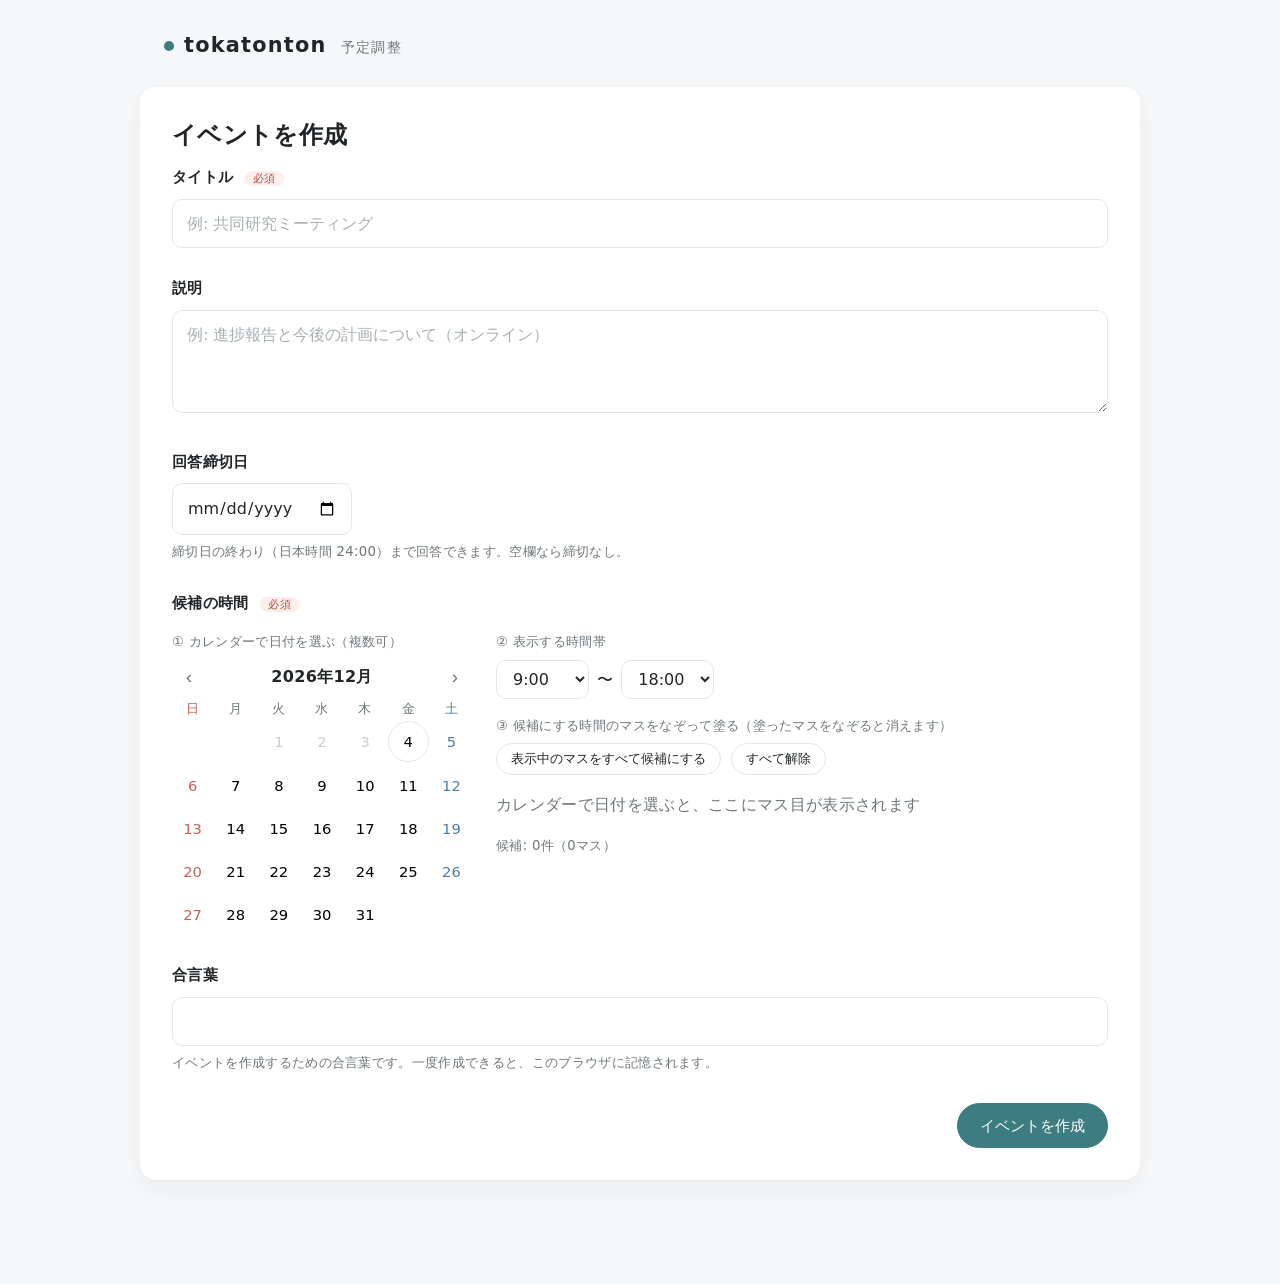
<file: docs/index.html>
<!DOCTYPE html>
<html lang="ja">
<head>
  <meta charset="UTF-8">
  <meta name="viewport" content="width=device-width, initial-scale=1">
  <meta name="referrer" content="no-referrer">
  <title>tokatonton - 予定調整</title>
  <link rel="stylesheet" href="css/style.css">
  <script type="module" src="js/create.js"></script>
</head>
<body>
  <header class="site-header">
    <a class="site-title" href="index.html">tokatonton</a>
    <span class="site-subtitle">予定調整</span>
  </header>

  <main class="container">
    <div id="message"></div>

    <section id="form-section" class="card">
      <h1 id="form-title">イベントを作成</h1>
      <form id="event-form" novalidate>
        <div class="field">
          <label for="title">タイトル <span class="required">必須</span></label>
          <input id="title" name="title" type="text" maxlength="200" required
                 placeholder="例: 共同研究ミーティング">
        </div>

        <div class="field">
          <label for="description">説明</label>
          <textarea id="description" name="description" rows="3" maxlength="5000"
                    placeholder="例: 進捗報告と今後の計画について（オンライン）"></textarea>
        </div>

        <div class="field">
          <label for="deadline">回答締切日</label>
          <input id="deadline" name="deadline" type="date">
          <p class="hint">締切日の終わり（日本時間 24:00）まで回答できます。空欄なら締切なし。</p>
        </div>

        <div class="field">
          <label>候補の時間 <span class="required">必須</span></label>
          <div id="slot-editor"></div>
        </div>

        <div id="passphrase-field" class="field">
          <label for="passphrase">合言葉</label>
          <input id="passphrase" name="passphrase" type="password" autocomplete="off" maxlength="200">
          <p class="hint">イベントを作成するための合言葉です。一度作成できると、このブラウザに記憶されます。</p>
        </div>

        <div id="form-error" class="field-error" role="alert"></div>

        <div class="actions">
          <a id="cancel-link" class="btn btn-secondary" hidden>キャンセル</a>
          <button id="submit-button" class="btn btn-primary" type="submit">イベントを作成</button>
        </div>
      </form>
    </section>

    <section id="result-section" class="card" hidden>
      <h1>イベントを作成しました</h1>

      <div class="url-box">
        <h2>参加者に送る URL</h2>
        <p class="hint">この URL を共同研究者に送ってください。URL を知っている人は誰でも回答できます。</p>
        <div class="url-row">
          <input id="share-url" type="text" readonly>
          <button id="copy-share" class="btn" type="button">コピー</button>
        </div>
      </div>

      <div class="url-box url-box-admin">
        <h2>幹事用 URL（他の人には教えないでください）</h2>
        <p class="hint">イベントの編集・日程の確定・削除ができます。なくすと再発行できないので保存しておいてください。</p>
        <div class="url-row">
          <input id="admin-url" type="text" readonly>
          <button id="copy-admin" class="btn" type="button">コピー</button>
        </div>
      </div>

      <div class="actions">
        <a id="open-event" class="btn btn-primary">イベントのページを開く</a>
      </div>
    </section>

    <section id="history-section" class="card" hidden>
      <h2>このブラウザで作成したイベント</h2>
      <ul id="history-list" class="history-list"></ul>
    </section>
  </main>
</body>
</html>
</file>
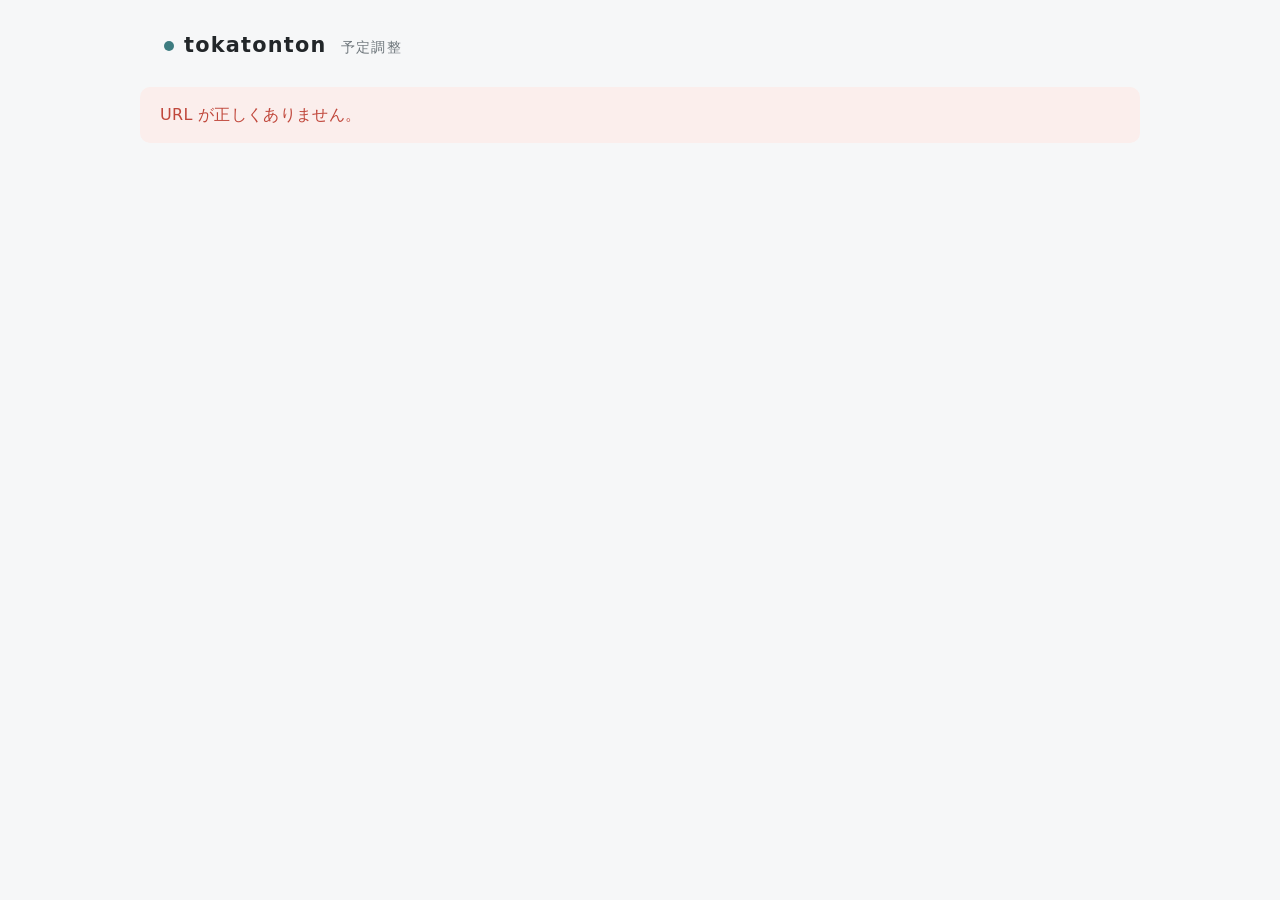
<file: docs/event.html>
<!DOCTYPE html>
<html lang="ja">
<head>
  <meta charset="UTF-8">
  <meta name="viewport" content="width=device-width, initial-scale=1">
  <meta name="referrer" content="no-referrer">
  <title>tokatonton - 予定調整</title>
  <link rel="stylesheet" href="css/style.css">
  <script type="module" src="js/event.js"></script>
</head>
<body>
  <header class="site-header">
    <a class="site-title" href="index.html">tokatonton</a>
    <span class="site-subtitle">予定調整</span>
  </header>

  <main class="container">
    <div id="message"></div>
    <p id="loading" class="loading">読み込み中…</p>

    <div id="event-view" hidden>
      <section class="card">
        <h1 id="event-title"></h1>
        <p id="event-description" class="description"></p>
        <p id="event-deadline" class="deadline"></p>
        <div id="decided-banner" class="decided-banner" hidden></div>
      </section>

      <section id="admin-menu" class="card card-admin" hidden>
        <h2>幹事メニュー</h2>
        <p class="hint">この画面は幹事用 URL で開いています。幹事用 URL は他の人に教えないでください。</p>
        <div class="url-row">
          <input id="share-url" type="text" readonly aria-label="参加者に送る URL">
          <button id="copy-share" class="btn" type="button">参加者用 URL をコピー</button>
        </div>
        <div class="actions actions-left">
          <button id="decide-start" class="btn btn-primary" type="button">日程を確定する</button>
          <button id="decide-cancel" class="btn" type="button" hidden>確定を取り消す</button>
          <a id="edit-link" class="btn">イベントを編集</a>
          <button id="delete-event" class="btn btn-danger" type="button">イベントを削除</button>
        </div>
      </section>

      <section class="card card-wide">
        <div class="section-header">
          <h2>回答状況</h2>
          <div class="view-switch" role="group" aria-label="表示の切り替え">
            <button id="show-grid" class="view-switch-button" type="button" aria-pressed="true">マス目</button>
            <button id="show-table" class="view-switch-button" type="button" aria-pressed="false">一覧表</button>
          </div>
          <button id="new-response" class="btn btn-primary" type="button">回答する</button>
        </div>

        <div id="participants" class="participants"></div>

        <div id="decide-bar" class="decide-bar" hidden>
          <p id="decide-text"></p>
          <div class="actions actions-left">
            <button id="decide-confirm" class="btn btn-primary" type="button" hidden>この日時で確定</button>
            <button id="decide-exit" class="btn" type="button">やめる</button>
          </div>
        </div>

        <div id="view-grid">
          <div class="summary-layout">
            <div id="summary-grid"></div>
            <div id="slot-detail" class="slot-detail">
              <p class="hint">マスにカーソルを乗せる（スマホではタップする）と、その時間に ○ / △ / × を付けた人が表示されます。</p>
            </div>
          </div>

          <p class="hint legend">
            マスの数字は ○ の人数です。色が濃いほど ○ の人が多く、
            <span class="legend-best">太枠</span> は ○ が最も多い時間です。
          </p>
        </div>

        <div id="view-table" hidden>
          <div class="actions actions-left table-tools">
            <button id="swap-table" class="btn btn-small" type="button">⇄ 行と列を入れ替え</button>
          </div>
          <div class="table-scroll">
            <table id="answer-table" class="answer-table"></table>
          </div>
          <p class="hint legend">
            − は未回答です。緑は ○ が最も多い時間、青は確定した時間、★ は重視する人全員が ○ の時間です。
          </p>
        </div>
      </section>

      <section id="response-section" class="card" hidden>
        <h2 id="response-title">回答する</h2>
        <form id="response-form" novalidate>
          <div class="field">
            <label for="response-name">お名前 <span class="required">必須</span></label>
            <input id="response-name" type="text" maxlength="100" required>
          </div>

          <div class="field">
            <label>都合のよい時間</label>
            <div class="brush-bar">
              <span class="hint">塗る記号:</span>
              <div id="brushes" class="brushes" role="radiogroup" aria-label="塗る記号"></div>
              <button id="fill-rest-yes" class="btn btn-small" type="button">未入力のマスを○にする</button>
              <button id="fill-rest-no" class="btn btn-small" type="button">未入力のマスを×にする</button>
              <button id="clear-answers" class="btn btn-small" type="button">すべて消す</button>
            </div>
            <p class="hint">記号を選んでマスをなぞると塗れます。同じ記号のマスからなぞると消えます。灰色のマスは候補外です。<br>
              「未入力のマスを○にする」を押してから、都合の悪い時間を × や △ で塗る使い方もできます。</p>
            <div id="answer-grid"></div>
          </div>

          <div class="field">
            <label for="response-comment">コメント</label>
            <textarea id="response-comment" rows="2" maxlength="1000"
                      placeholder="例: △ は「未定」の意味です／11/5 は午前なら確実です"></textarea>
            <p class="hint">△ の意味（未定、調整すれば可など）や補足があれば書いてください。</p>
          </div>

          <div id="response-error" class="field-error" role="alert"></div>

          <div class="actions">
            <button id="delete-response" class="btn btn-danger" type="button" hidden>この回答を削除</button>
            <button id="cancel-response" class="btn btn-secondary" type="button">キャンセル</button>
            <button id="save-response" class="btn btn-primary" type="submit">回答を保存</button>
          </div>
        </form>
      </section>

      <section id="comment-section" class="card" hidden>
        <h2>コメント</h2>
        <ul id="comment-list" class="comment-list"></ul>
      </section>
    </div>
  </main>
</body>
</html>
</file>
<file: docs/css/style.css>
/* tokatonton のスタイル（白基調・余白広め・くすみ青緑のアクセント） */

:root {
  --color-text: #222629;
  --color-muted: #6f777c;
  --color-border: #e4e7ea;
  --color-line: #eef0f2;
  --color-bg: #f6f7f8;
  --color-card: #ffffff;
  --color-primary: #3d7c80;
  --color-primary-dark: #2f6467;
  --color-primary-soft: #e8f1f1;
  --color-danger: #c0473b;
  --color-danger-soft: #fbeeec;
  --color-yes: #4c8a5b;
  --color-yes-bg: #e3efe5;
  --color-maybe: #a87d22;
  --color-maybe-bg: #f6ecd2;
  --color-no: #8a9297;
  --color-no-bg: #eceef0;
  --color-best-bg: #eef5ef;
  --color-decided-bg: #e6f0f0;
  --color-focus: #c99a3b;
  --radius: 16px;
  --radius-small: 10px;
  --shadow: 0 1px 2px rgba(34, 38, 41, 0.04), 0 8px 24px rgba(34, 38, 41, 0.05);
  --focus-ring: 0 0 0 3px rgba(61, 124, 128, 0.18);
}

* {
  box-sizing: border-box;
}

body {
  margin: 0;
  font-family: system-ui, -apple-system, "Hiragino Sans", "Noto Sans JP", "Yu Gothic UI", "Meiryo", sans-serif;
  line-height: 1.7;
  letter-spacing: 0.02em;
  color: var(--color-text);
  background: var(--color-bg);
  -webkit-font-smoothing: antialiased;
}

h1 {
  margin: 0 0 12px;
  font-size: 1.5rem;
  font-weight: 600;
  line-height: 1.4;
}

h2 {
  margin: 0 0 16px;
  font-size: 1.05rem;
  font-weight: 600;
}

a {
  color: var(--color-primary);
}

[hidden] {
  display: none !important;
}

/* --- レイアウト --- */

.site-header {
  display: flex;
  align-items: baseline;
  gap: 14px;
  max-width: 1000px;
  margin: 0 auto;
  padding: 28px 24px 8px;
}

.site-title {
  font-size: 1.3rem;
  font-weight: 600;
  letter-spacing: 0.06em;
  color: var(--color-text);
  text-decoration: none;
}

/* ロゴの頭に小さな丸（アクセント色）を付ける */
.site-title::before {
  display: inline-block;
  width: 10px;
  height: 10px;
  margin-right: 10px;
  content: "";
  vertical-align: 1px;
  background: var(--color-primary);
  border-radius: 50%;
}

.site-subtitle {
  font-size: 0.85rem;
  letter-spacing: 0.1em;
  color: var(--color-muted);
}

/* ページ全体の幅は制限せず、カードごとに幅を決める */
.container {
  margin: 0 auto;
  padding: 16px 24px 80px;
}

/* 文章やフォームは読みやすい幅（1000px）に収める */
.card,
.message,
.loading {
  max-width: 1000px;
  margin-right: auto;
  margin-left: auto;
}

.card {
  margin-bottom: 24px;
  padding: 32px;
  background: var(--color-card);
  border-radius: var(--radius);
  box-shadow: var(--shadow);
}

/* 回答状況のカード: 中身（マス目・一覧表）の幅に合わせて、ブラウザの幅いっぱいまで広がる */
.card.card-wide {
  width: fit-content;
  min-width: min(1000px, 100%);
  max-width: 100%;
}

.card-admin {
  background: #f3f8f8;
  box-shadow: none;
  border: 1px solid #d6e6e6;
}

.section-header {
  display: flex;
  flex-wrap: wrap;
  align-items: center;
  justify-content: space-between;
  gap: 12px;
  margin-bottom: 16px;
}

.section-header h2 {
  margin: 0;
}

/* --- フォーム --- */

.field {
  margin-bottom: 28px;
}

.field > label {
  display: block;
  margin-bottom: 8px;
  font-size: 0.95rem;
  font-weight: 600;
}

.required {
  margin-left: 6px;
  padding: 1px 8px;
  font-size: 0.7rem;
  font-weight: 500;
  color: var(--color-danger);
  background: var(--color-danger-soft);
  border-radius: 999px;
}

input[type="text"],
input[type="password"],
input[type="date"],
input[type="time"],
textarea {
  width: 100%;
  padding: 10px 14px;
  font: inherit;
  color: inherit;
  background: #fff;
  border: 1px solid var(--color-border);
  border-radius: var(--radius-small);
  transition: border-color 0.15s, box-shadow 0.15s;
}

input[type="date"],
input[type="time"] {
  width: auto;
}

input[type="checkbox"] {
  accent-color: var(--color-primary);
}

input::placeholder,
textarea::placeholder {
  color: #a8afb3;
}

input:focus,
textarea:focus,
select:focus {
  border-color: var(--color-primary);
  outline: none;
  box-shadow: var(--focus-ring);
}

button:focus-visible,
a:focus-visible {
  outline: none;
  box-shadow: var(--focus-ring);
}

.hint {
  margin: 6px 0;
  font-size: 0.83rem;
  color: var(--color-muted);
}

.field-error {
  margin: 8px 0;
  color: var(--color-danger);
  font-size: 0.9rem;
}

.field-error:empty {
  display: none;
}

/* --- ボタン（丸いピル型） --- */

.btn {
  display: inline-block;
  padding: 9px 22px;
  font: inherit;
  font-size: 0.92rem;
  color: var(--color-text);
  text-decoration: none;
  white-space: nowrap;
  cursor: pointer;
  background: #fff;
  border: 1px solid var(--color-border);
  border-radius: 999px;
  transition: background 0.15s, border-color 0.15s, color 0.15s;
}

.btn:hover {
  border-color: #cfd4d8;
  background: var(--color-bg);
}

.btn:disabled {
  opacity: 0.5;
  cursor: not-allowed;
}

.btn-primary {
  color: #fff;
  background: var(--color-primary);
  border-color: var(--color-primary);
}

.btn-primary:hover {
  background: var(--color-primary-dark);
  border-color: var(--color-primary-dark);
}

.btn-secondary {
  color: var(--color-muted);
  background: transparent;
}

.btn-danger {
  color: var(--color-danger);
  border-color: #efd0cc;
}

.btn-danger:hover {
  background: var(--color-danger-soft);
  border-color: #e6b9b3;
}

.btn-small {
  padding: 4px 14px;
  font-size: 0.82rem;
}

.btn-icon {
  width: 34px;
  height: 34px;
  padding: 0;
  font-size: 1.2rem;
  line-height: 1;
  color: var(--color-muted);
  cursor: pointer;
  background: transparent;
  border: none;
  border-radius: 50%;
}

.btn-icon:hover {
  color: var(--color-text);
  background: var(--color-bg);
}

.btn-link {
  padding: 0;
  font: inherit;
  color: var(--color-primary);
  text-decoration: none;
  cursor: pointer;
  background: none;
  border: none;
}

.btn-link:hover:not(:disabled) {
  text-decoration: underline;
}

.btn-link:disabled {
  color: inherit;
  cursor: default;
}

.actions {
  display: flex;
  flex-wrap: wrap;
  justify-content: flex-end;
  gap: 10px;
  margin-top: 20px;
}

.actions-left {
  justify-content: flex-start;
}

/* --- メッセージ --- */

.message {
  margin-bottom: 24px;
  padding: 14px 20px;
  border-radius: var(--radius-small);
}

.message-error {
  color: var(--color-danger);
  background: var(--color-danger-soft);
}

.message-info {
  background: var(--color-decided-bg);
}

.loading {
  color: var(--color-muted);
}

/* --- 候補のマスを選ぶ部品（幹事） --- */

.slot-editor {
  display: grid;
  grid-template-columns: 300px minmax(0, 1fr);
  gap: 24px;
  align-items: start;
}

.slot-editor-step > .hint:not(:first-child) {
  margin-top: 16px;
}

.calendar {
  max-width: 300px;
}

.calendar-header {
  display: flex;
  align-items: center;
  justify-content: space-between;
  margin-bottom: 4px;
}

.calendar-title {
  font-weight: 600;
}

.calendar-grid {
  display: grid;
  grid-template-columns: repeat(7, 1fr);
  gap: 2px;
}

.calendar-weekday {
  font-size: 0.8rem;
  text-align: center;
  color: var(--color-muted);
}

.calendar-day {
  aspect-ratio: 1;
  font: inherit;
  font-size: 0.92rem;
  cursor: pointer;
  background: transparent;
  border: 1px solid transparent;
  border-radius: 50%;
  transition: background 0.15s;
}

.calendar-day:hover:not(:disabled) {
  background: var(--color-bg);
}

.calendar-day:disabled {
  color: #c9ced2;
  cursor: default;
}

.calendar-day.is-today {
  border-color: var(--color-border);
}

.calendar-day.is-selected {
  color: #fff;
  background: var(--color-primary);
}

.calendar-day.is-selected:hover {
  background: var(--color-primary-dark);
}

.weekday-0:not(.is-selected):not(:disabled) {
  color: #c0645a;
}

.weekday-6:not(.is-selected):not(:disabled) {
  color: #4f7fa8;
}

.time-range {
  display: flex;
  flex-wrap: wrap;
  align-items: center;
  gap: 8px;
}

select {
  padding: 8px 12px;
  font: inherit;
  color: inherit;
  background: #fff;
  border: 1px solid var(--color-border);
  border-radius: var(--radius-small);
}

.slot-editor .actions {
  margin: 0 0 8px;
}

.slot-summary {
  margin-top: 8px;
}

.range-list {
  margin: 4px 0;
  padding-left: 20px;
  font-size: 0.9rem;
}

.empty {
  color: var(--color-muted);
}

/* --- URL の表示 --- */

.url-box {
  margin-bottom: 20px;
}

.url-box-admin h2 {
  color: var(--color-danger);
}

.url-row {
  display: flex;
  gap: 8px;
}

.url-row input {
  flex: 1;
  min-width: 0;
}

.history-list {
  margin: 0;
  padding-left: 20px;
}

.history-list li {
  margin-bottom: 4px;
}

.history-list .btn-link {
  margin-left: 12px;
  font-size: 0.85rem;
  color: var(--color-muted);
}

/* --- イベント画面 --- */

.description {
  margin: 0 0 8px;
  white-space: pre-wrap;
}

.description:empty {
  display: none;
}

.deadline {
  margin: 0;
  font-size: 0.9rem;
  color: var(--color-muted);
}

.deadline.is-closed {
  font-weight: 600;
  color: var(--color-danger);
}

.decided-banner {
  display: flex;
  flex-wrap: wrap;
  align-items: center;
  gap: 12px;
  margin-top: 12px;
  padding: 16px 20px;
  font-size: 1.1rem;
  background: var(--color-decided-bg);
  border-radius: var(--radius-small);
}

.decided-label {
  padding: 2px 10px;
  font-size: 0.8rem;
  color: #fff;
  background: var(--color-primary);
  border-radius: 999px;
}

/* --- マス目（共通） --- */

.slot-grid-scroll {
  max-height: max(320px, calc(100vh - 140px));
  overflow: auto;
  background: #fff;
  border: 1px solid var(--color-border);
  border-radius: var(--radius-small);
}

.slot-grid {
  border-collapse: separate;
  border-spacing: 0;
  user-select: none;
  -webkit-user-select: none;
  -webkit-tap-highlight-color: transparent;
}

/* なぞる操作を受け付けている間は、マスの上でスクロールしない（スマホで指でなぞれるように） */
.slot-grid.is-paintable td {
  touch-action: none;
}

.slot-grid th {
  font-weight: 400;
  background: var(--color-bg);
}

/* 日付の見出しと時刻の列は、スクロールしても見えるように固定する */
.slot-grid thead th {
  position: sticky;
  top: 0;
  z-index: 2;
  min-width: 64px;
  padding: 4px 6px;
  font-size: 0.85rem;
  font-weight: 600;
  white-space: nowrap;
  border-bottom: 1px solid var(--color-border);
}

.slot-grid .slot-time {
  position: sticky;
  left: 0;
  z-index: 1;
  min-width: 52px;
  padding: 0 6px;
  font-size: 0.75rem;
  color: var(--color-muted);
  text-align: right;
  vertical-align: top;
  border-right: 1px solid var(--color-border);
}

.slot-grid .slot-corner {
  left: 0;
  z-index: 3;
}

.slot-grid td {
  height: 22px;
  padding: 0;
  font-size: 0.8rem;
  line-height: 22px;
  text-align: center;
  border-right: 1px solid var(--color-line);
  border-bottom: 1px dotted var(--color-line);
}

/* 正時の境目の線は少し濃くする */
.slot-grid tr.is-half td,
.slot-grid tr.is-half th {
  border-bottom: 1px solid var(--color-border);
}

.slot-grid.is-paintable td.is-slot,
.slot-grid.is-paintable td.is-blank,
.slot-grid.is-paintable td.is-candidate {
  cursor: pointer;
}

/* 候補外のマス */
.slot-grid td.is-off {
  background: repeating-linear-gradient(45deg, #f7f8f9, #f7f8f9 4px, #f0f2f3 4px, #f0f2f3 8px);
}

/* 幹事が候補を塗るマス */
.slot-grid td.is-blank {
  background: #fff;
}

.slot-grid td.is-candidate {
  background: #a7cdcf;
}

/* 参加者が回答を塗るマス */
.slot-grid td.answer-none {
  background: #fff;
}

.slot-grid td.answer-yes {
  color: var(--color-yes);
  font-weight: 700;
  background: #cfe4d3;
}

.slot-grid td.answer-maybe {
  color: var(--color-maybe);
  font-weight: 700;
  background: #f3e3bb;
}

.slot-grid td.answer-no {
  color: #6f777c;
  background: #e4e7ea;
}

/* 回答状況: ○ が多いほど濃い緑（--level は 0〜1） */
.slot-grid td.heat {
  font-weight: 600;
  color: #2c5a39;
  background: color-mix(in srgb, #6aa77a calc(var(--level, 0) * 85%), #fff);
}

.slot-grid td.is-best {
  outline: 2px solid #2c5a39;
  outline-offset: -2px;
}

.slot-grid td.is-decided {
  outline: 3px solid var(--color-primary);
  outline-offset: -3px;
}

/* 重視する人全員が ○ のマス */
.slot-grid td.is-focus-ok {
  box-shadow: inset 0 0 0 2px var(--color-focus);
}

.slot-grid td.is-picking {
  background: #f1c58f;
}

/* --- 回答状況 --- */

.participants {
  display: flex;
  flex-wrap: wrap;
  align-items: center;
  gap: 6px;
  margin-bottom: 12px;
}

.participant {
  display: inline-flex;
  align-items: center;
  gap: 4px;
  padding: 2px 10px 2px 8px;
  background: #fff;
  border: 1px solid #d6e6e6;
  border-radius: 999px;
}

.participant:has(input:checked) {
  background: #faf3e1;
  border-color: var(--color-focus);
}

.participant input {
  margin: 0;
  cursor: pointer;
}

.participant-name {
  padding: 0;
  font: inherit;
  font-size: 0.9rem;
  color: var(--color-primary);
  cursor: pointer;
  background: none;
  border: none;
}

.participant-name:hover:not(:disabled) {
  text-decoration: underline;
}

.participant-name:disabled {
  color: var(--color-text);
  cursor: default;
}

.participants-hint {
  flex-basis: 100%;
}

/* 表示の切り替え（マス目／一覧表） */
.view-switch {
  display: inline-flex;
  gap: 2px;
  margin-left: auto;
  padding: 3px;
  background: var(--color-bg);
  border-radius: 999px;
}

.view-switch-button {
  padding: 5px 16px;
  font: inherit;
  font-size: 0.85rem;
  color: var(--color-muted);
  cursor: pointer;
  background: transparent;
  border: none;
  border-radius: 999px;
}

.view-switch-button[aria-pressed="true"] {
  color: var(--color-text);
  background: #fff;
  box-shadow: 0 1px 3px rgba(34, 38, 41, 0.1);
}

.summary-layout {
  display: grid;
  grid-template-columns: minmax(0, auto) minmax(220px, 300px);
  gap: 16px;
  align-items: start;
}

.slot-detail {
  position: sticky;
  top: 12px;
  padding: 16px 18px;
  font-size: 0.9rem;
  background: var(--color-bg);
  border-radius: var(--radius-small);
}

.slot-detail-title {
  margin: 0 0 8px;
  font-weight: 600;
}

.slot-detail dl {
  margin: 0;
}

.slot-detail dt {
  font-weight: 600;
}

.slot-detail dd {
  margin: 0 0 6px;
}

.answer-yes {
  color: var(--color-yes);
}

.answer-maybe {
  color: var(--color-maybe);
}

.answer-no,
.answer-none {
  color: var(--color-no);
}

.decide-bar {
  margin-bottom: 12px;
  padding: 12px 16px;
  background: #fdf5ea;
  border: 1px solid #f1c58f;
  border-radius: var(--radius-small);
}

.decide-bar p {
  margin: 0;
  font-weight: 600;
}

.decide-bar .actions {
  margin-top: 8px;
}

.legend {
  margin-top: 8px;
}

.legend-best {
  padding: 0 4px;
  border: 2px solid #2c5a39;
}

/* --- 回答状況の一覧表 --- */

.table-scroll {
  max-height: max(320px, calc(100vh - 140px));
  overflow: auto;
  border: 1px solid var(--color-border);
  border-radius: var(--radius-small);
}

.answer-table {
  border-collapse: separate;
  border-spacing: 0;
  font-size: 0.9rem;
  white-space: nowrap;
}

.answer-table th,
.answer-table td {
  padding: 3px 10px;
  text-align: center;
  background: #fff;
  border-right: 1px solid var(--color-line);
  border-bottom: 1px solid var(--color-line);
}

/* 見出し行と日時の列は、スクロールしても見えるように固定する */
.answer-table thead th {
  position: sticky;
  top: 0;
  z-index: 2;
  background: var(--color-bg);
  border-bottom: 1px solid var(--color-border);
}

.answer-table .col-date {
  position: sticky;
  left: 0;
  z-index: 1;
  text-align: left;
  border-right: 1px solid var(--color-border);
}

.answer-table thead .col-date {
  z-index: 3;
}

.answer-table .table-date {
  display: inline-block;
  min-width: 6em;
  font-weight: 600;
}

.answer-table .focus-mark {
  margin-left: 6px;
  color: var(--color-focus);
}

.answer-table .col-count {
  min-width: 2.5em;
  font-weight: 600;
}

.answer-table .col-person {
  max-width: 8em;
  overflow: hidden;
  text-overflow: ellipsis;
}

.answer-table td.answer {
  font-size: 1rem;
}

/* 日付が変わる行の上に区切り線を引く */
.answer-table tr.is-new-date th,
.answer-table tr.is-new-date td {
  border-top: 2px solid var(--color-border);
}

.answer-table tr.is-best th,
.answer-table tr.is-best td {
  background: var(--color-best-bg);
}

.answer-table tr.is-decided th,
.answer-table tr.is-decided td {
  background: var(--color-decided-bg);
}

.answer-table tr.is-focus-ok .col-date {
  box-shadow: inset 4px 0 0 var(--color-focus);
}

.table-tools {
  margin: 0 0 8px;
}

/* 行: 参加者、列: 時間 の向き */
.answer-table .col-name {
  position: sticky;
  left: 0;
  z-index: 1;
  min-width: 7em;
  max-width: 10em;
  overflow: hidden;
  text-overflow: ellipsis;
  text-align: left;
  border-right: 1px solid var(--color-border);
}

.answer-table thead .col-name {
  z-index: 3;
}

.answer-table .col-slot {
  min-width: 3.2em;
  padding: 3px 4px;
  font-size: 0.8rem;
  font-weight: 400;
  line-height: 1.3;
}

.answer-table .col-slot .table-date,
.answer-table .col-slot .table-time,
.answer-table .col-slot .focus-mark {
  display: block;
  min-width: 0;
  margin: 0;
}

.answer-table .col-slot .table-date {
  min-height: 1.3em;
  font-size: 0.75rem;
}

.answer-table .col-slot .focus-mark {
  min-height: 1.3em;
}

.answer-table.is-by-person td,
.answer-table.is-by-person th {
  padding-left: 4px;
  padding-right: 4px;
}

.answer-table tr.count-row th,
.answer-table tr.count-row td {
  font-size: 0.85rem;
  background: #fafbfc;
}

/* 人数の行と参加者の行の境目に線を引く */
.answer-table tr.count-row + tr:not(.count-row) th,
.answer-table tr.count-row + tr:not(.count-row) td {
  border-top: 2px solid var(--color-border);
}

.answer-table tr.is-focused-person .col-name {
  background: #faf3e1;
}

/* 列（時間）ごとの強調。日付が変わる列の左に区切り線を引く */
.answer-table.is-by-person .is-new-date {
  border-left: 2px solid var(--color-border);
}

.answer-table.is-by-person .is-best {
  background: var(--color-best-bg);
}

.answer-table.is-by-person .is-decided {
  background: var(--color-decided-bg);
}

.answer-table.is-by-person thead .is-focus-ok {
  box-shadow: inset 0 -3px 0 var(--color-focus);
}

/* --- 回答フォーム --- */

.brush-bar {
  display: flex;
  flex-wrap: wrap;
  align-items: center;
  gap: 8px;
}

.brushes {
  display: flex;
  gap: 6px;
}

.choice {
  width: 44px;
  height: 44px;
  font: inherit;
  font-size: 1.15rem;
  color: var(--color-muted);
  cursor: pointer;
  background: #fff;
  border: 1px solid var(--color-border);
  border-radius: 50%;
  transition: background 0.15s, border-color 0.15s;
}

.choice-yes[aria-checked="true"] {
  color: var(--color-yes);
  background: var(--color-yes-bg);
  border: 2px solid var(--color-yes);
}

.choice-maybe[aria-checked="true"] {
  color: var(--color-maybe);
  background: var(--color-maybe-bg);
  border: 2px solid var(--color-maybe);
}

.choice-no[aria-checked="true"] {
  color: #4d5459;
  background: var(--color-no-bg);
  border: 2px solid var(--color-no);
}

#answer-grid {
  margin-top: 8px;
}

/* --- コメント --- */

.comment-list {
  margin: 0;
  padding: 0;
  list-style: none;
}

.comment-list li {
  padding: 8px 0;
  border-bottom: 1px solid var(--color-bg);
}

.comment-name {
  font-weight: 600;
}

.comment-text {
  margin: 2px 0 0;
  white-space: pre-wrap;
}

/* --- スマホ --- */

@media (max-width: 760px) {
  /* minmax(0, 1fr) にしないと、日程が多いときにマス目が画面からはみ出す */
  .slot-editor,
  .summary-layout {
    grid-template-columns: minmax(0, 1fr);
  }

  .calendar {
    max-width: none;
  }

  .slot-detail {
    position: static;
  }
}

@media (max-width: 640px) {
  .site-header {
    padding: 20px 16px 4px;
  }

  .container {
    padding: 12px 12px 60px;
  }

  .card {
    padding: 20px 16px;
    border-radius: 12px;
  }

  h1 {
    font-size: 1.3rem;
  }

  .url-row {
    flex-direction: column;
  }
}
</file>
